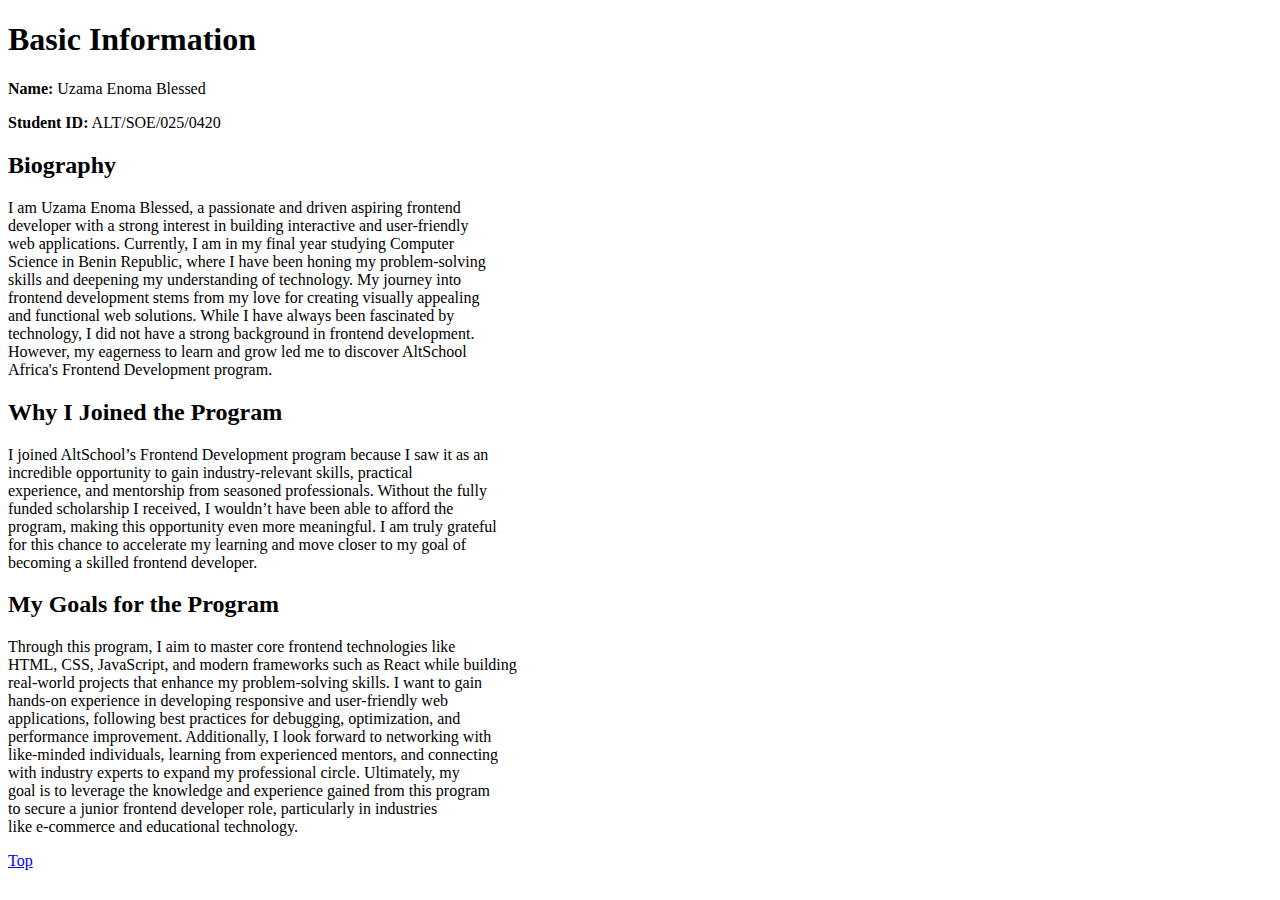
<file: assignment1/index.html>
<!DOCTYPE html>
<html lang="en">
  <head>
    <meta charset="UTF-8" />
    <meta name="viewport" content="width=device-width, initial-scale=1.0" />
    <title>Assignment1</title>
  </head>
  <body>
    <h1 id="top">Basic Information</h1>
    <p><b>Name:</b> Uzama Enoma Blessed</p>
    <p><b>Student ID:</b> ALT/SOE/025/0420</p>
    <h2>Biography</h2>
    <p>
      I am Uzama Enoma Blessed, a passionate and driven aspiring frontend <br />
      developer with a strong interest in building interactive and user-friendly <br />
      web applications. Currently, I am in my final year studying Computer <br />
      Science in Benin Republic, where I have been honing my problem-solving <br />
      skills and deepening my understanding of technology. My journey into <br />
      frontend development stems from my love for creating visually appealing <br />
      and functional web solutions. While I have always been fascinated by <br />
      technology, I did not have a strong background in frontend development. <br />
      However, my eagerness to learn and grow led me to discover AltSchool <br />
      Africa's Frontend Development program.
    </p>
    <h2>Why I Joined the Program</h2>
    <p>
      I joined AltSchool’s Frontend Development program because I saw it as an <br />
      incredible opportunity to gain industry-relevant skills, practical <br />
      experience, and mentorship from seasoned professionals. Without the fully <br />
      funded scholarship I received, I wouldn’t have been able to afford the <br />
      program, making this opportunity even more meaningful. I am truly grateful <br />
      for this chance to accelerate my learning and move closer to my goal of <br />
      becoming a skilled frontend developer.
    </p>
    <h2>My Goals for the Program</h2>
    <p>
      Through this program, I aim to master core frontend technologies like <br />
      HTML, CSS, JavaScript, and modern frameworks such as React while building <br />
      real-world projects that enhance my problem-solving skills. I want to gain <br />
      hands-on experience in developing responsive and user-friendly web <br />
      applications, following best practices for debugging, optimization, and <br />
      performance improvement. Additionally, I look forward to networking with <br />
      like-minded individuals, learning from experienced mentors, and connecting <br />
      with industry experts to expand my professional circle. Ultimately, my <br />
      goal is to leverage the knowledge and experience gained from this program <br />
      to secure a junior frontend developer role, particularly in industries <br />
      like e-commerce and educational technology.
    </p>
    <a href="#top">Top</a>
  </body>
</html>
</file>
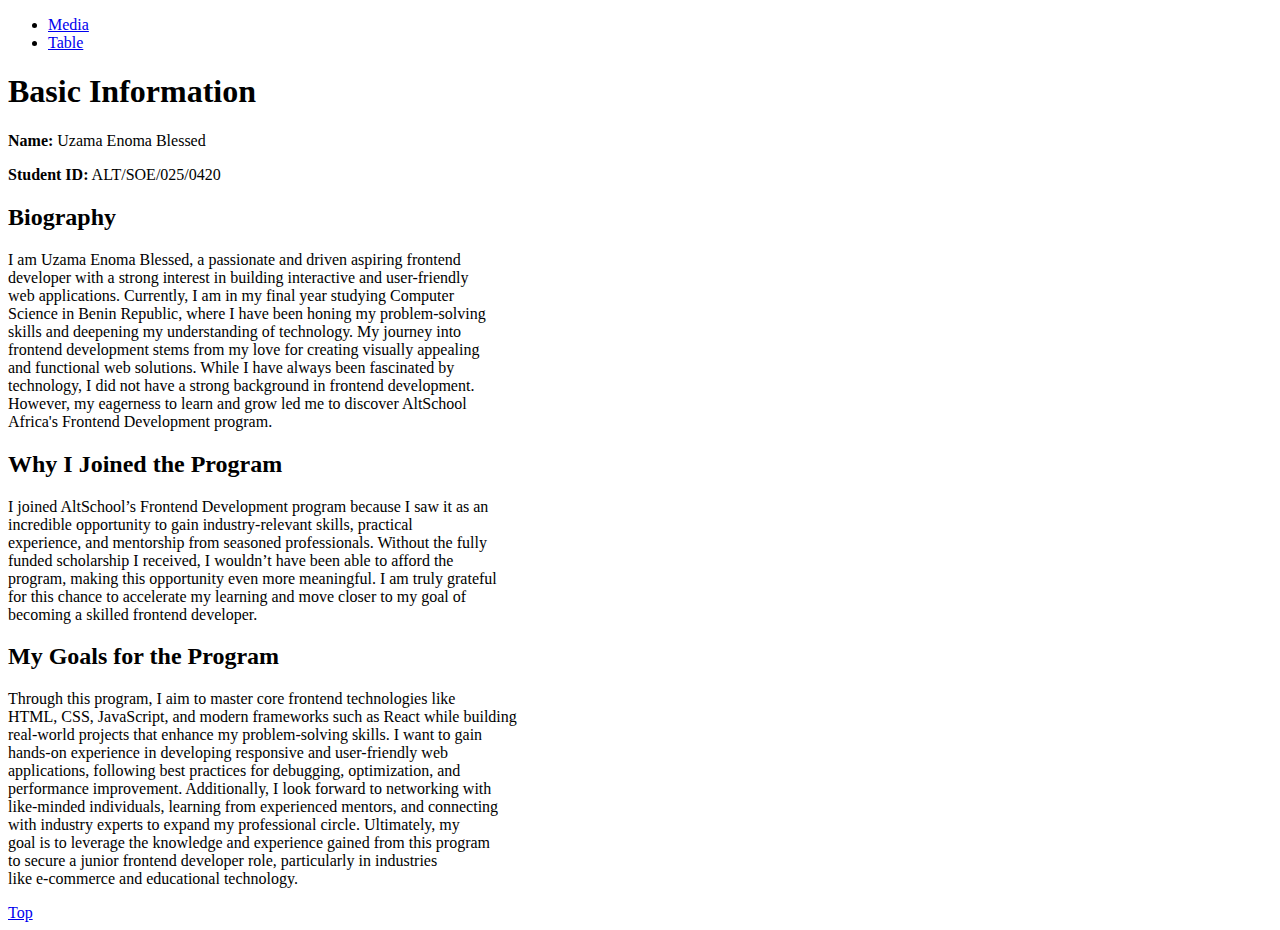
<file: assignment2/index.html>
<!DOCTYPE html>
<html lang="en">
  <head>
    <meta charset="UTF-8" />
    <meta name="viewport" content="width=device-width, initial-scale=1.0" />
    <title>Assignment1</title>
  </head>
  <body>
    <header>
      <nav>
        <ul>
          <li><a href="./media.html">Media</a></li>
          <li><a href="./table.html">Table</a></li>
        </ul>
      </nav>
    </header>
    <h1 id="top">Basic Information</h1>
    <p><b>Name:</b> Uzama Enoma Blessed</p>
    <p><b>Student ID:</b> ALT/SOE/025/0420</p>
    <h2>Biography</h2>
    <p>
      I am Uzama Enoma Blessed, a passionate and driven aspiring frontend <br />
      developer with a strong interest in building interactive and user-friendly
      <br />
      web applications. Currently, I am in my final year studying Computer
      <br />
      Science in Benin Republic, where I have been honing my problem-solving
      <br />
      skills and deepening my understanding of technology. My journey into
      <br />
      frontend development stems from my love for creating visually appealing
      <br />
      and functional web solutions. While I have always been fascinated by
      <br />
      technology, I did not have a strong background in frontend development.
      <br />
      However, my eagerness to learn and grow led me to discover AltSchool
      <br />
      Africa's Frontend Development program.
    </p>
    <h2>Why I Joined the Program</h2>
    <p>
      I joined AltSchool’s Frontend Development program because I saw it as an
      <br />
      incredible opportunity to gain industry-relevant skills, practical <br />
      experience, and mentorship from seasoned professionals. Without the fully
      <br />
      funded scholarship I received, I wouldn’t have been able to afford the
      <br />
      program, making this opportunity even more meaningful. I am truly grateful
      <br />
      for this chance to accelerate my learning and move closer to my goal of
      <br />
      becoming a skilled frontend developer.
    </p>
    <h2>My Goals for the Program</h2>
    <p>
      Through this program, I aim to master core frontend technologies like
      <br />
      HTML, CSS, JavaScript, and modern frameworks such as React while building
      <br />
      real-world projects that enhance my problem-solving skills. I want to gain
      <br />
      hands-on experience in developing responsive and user-friendly web <br />
      applications, following best practices for debugging, optimization, and
      <br />
      performance improvement. Additionally, I look forward to networking with
      <br />
      like-minded individuals, learning from experienced mentors, and connecting
      <br />
      with industry experts to expand my professional circle. Ultimately, my
      <br />
      goal is to leverage the knowledge and experience gained from this program
      <br />
      to secure a junior frontend developer role, particularly in industries
      <br />
      like e-commerce and educational technology.
    </p>
    <a href="#top">Top</a>
  </body>
</html>
</file>
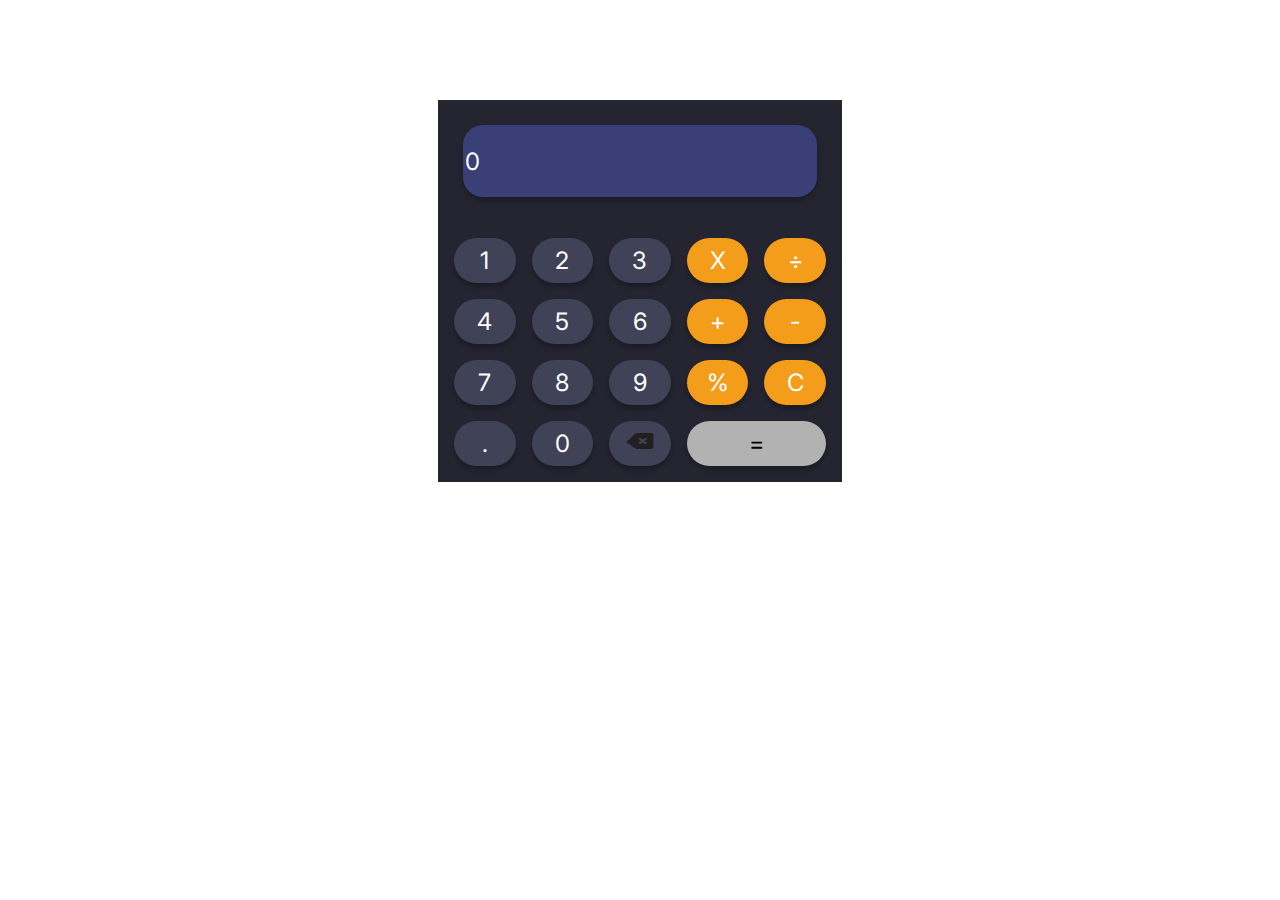
<file: First_Semester_Assessment/index.html>
<!DOCTYPE html>
<html lang="en">
  <head>
    <meta charset="UTF-8" />
    <meta name="viewport" content="width=device-width, initial-scale=1.0" />
    <link rel="stylesheet" href="style.css" />
    <script defer src="script.js"></script>
    <title>Calculator</title>
    <link rel="preconnect" href="https://fonts.googleapis.com" />
    <link rel="preconnect" href="https://fonts.gstatic.com" crossorigin />
    <link
      href="https://fonts.googleapis.com/css2?family=Inter:ital,opsz,wght@0,14..32,100..900;1,14..32,100..900&family=Source+Code+Pro:ital,wght@0,200..900;1,200..900&display=swap"
      rel="stylesheet"
    />
  </head>
  <body>
    <div class="body">
      <div class="Calculator">
        <input type="number" class="display" value="0" id="display" disabled />
        <div class="container">
          <button>1</button>
          <button>2</button>
          <button>3</button>
          <button class="operator">X</button>
          <button class="operator">÷</button>

          <button>4</button>
          <button>5</button>
          <button>6</button>
          <button class="operator">+</button>
          <button class="operator">-</button>

          <button>7</button>
          <button>8</button>
          <button>9</button>
          <button class="operator">%</button>
          <button class="operator">C</button>

          <button>.</button>
          <button>0</button>
          <button class="backspace"><img src="./images/backspace.png" alt="backspace" /></button>
          <button class="operator" id="equal">=</button>
        </div>
      </div>
    </div>
  </body>
</html>
</file>
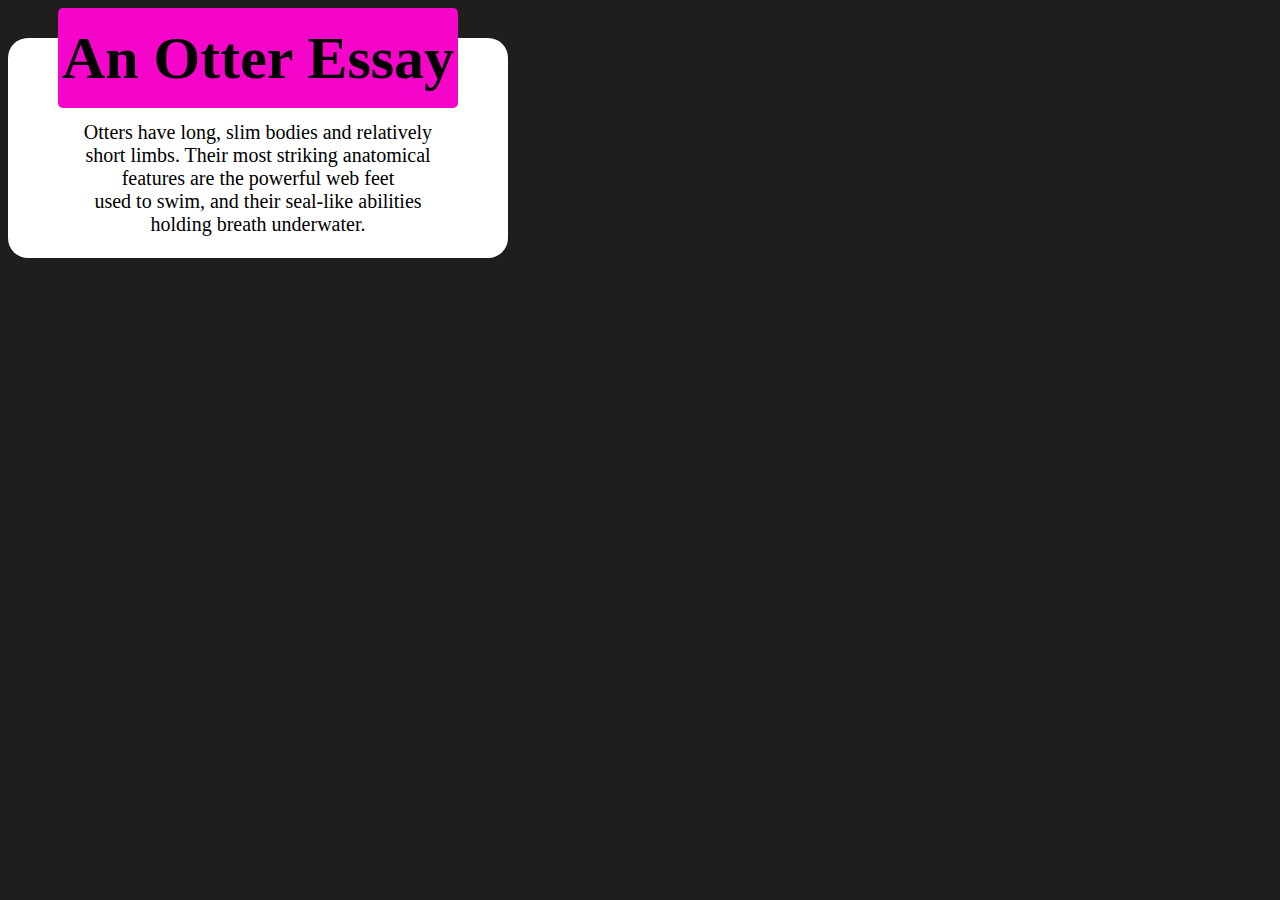
<file: CSS/assignment1/index.html>
<!DOCTYPE html>
<html lang="en">
  <head>
    <meta charset="UTF-8" />
    <meta name="viewport" content="width=device-width, initial-scale=1.0" />
    <link rel="stylesheet" href="style.css" />
    <title>Otter Essay</title>
  </head>
  <body>
    <section class="header">
      <h1>An Otter Essay</h1>
    </section>
    <section class="paragraph">
      <p>
        Otters have long, slim bodies and relatively <br />
        short limbs. Their most striking anatomical <br />
        features are the powerful web feet <br />
        used to swim, and their seal-like abilities <br />
        holding breath underwater.
      </p>
    </section>
  </body>
</html>
</file>
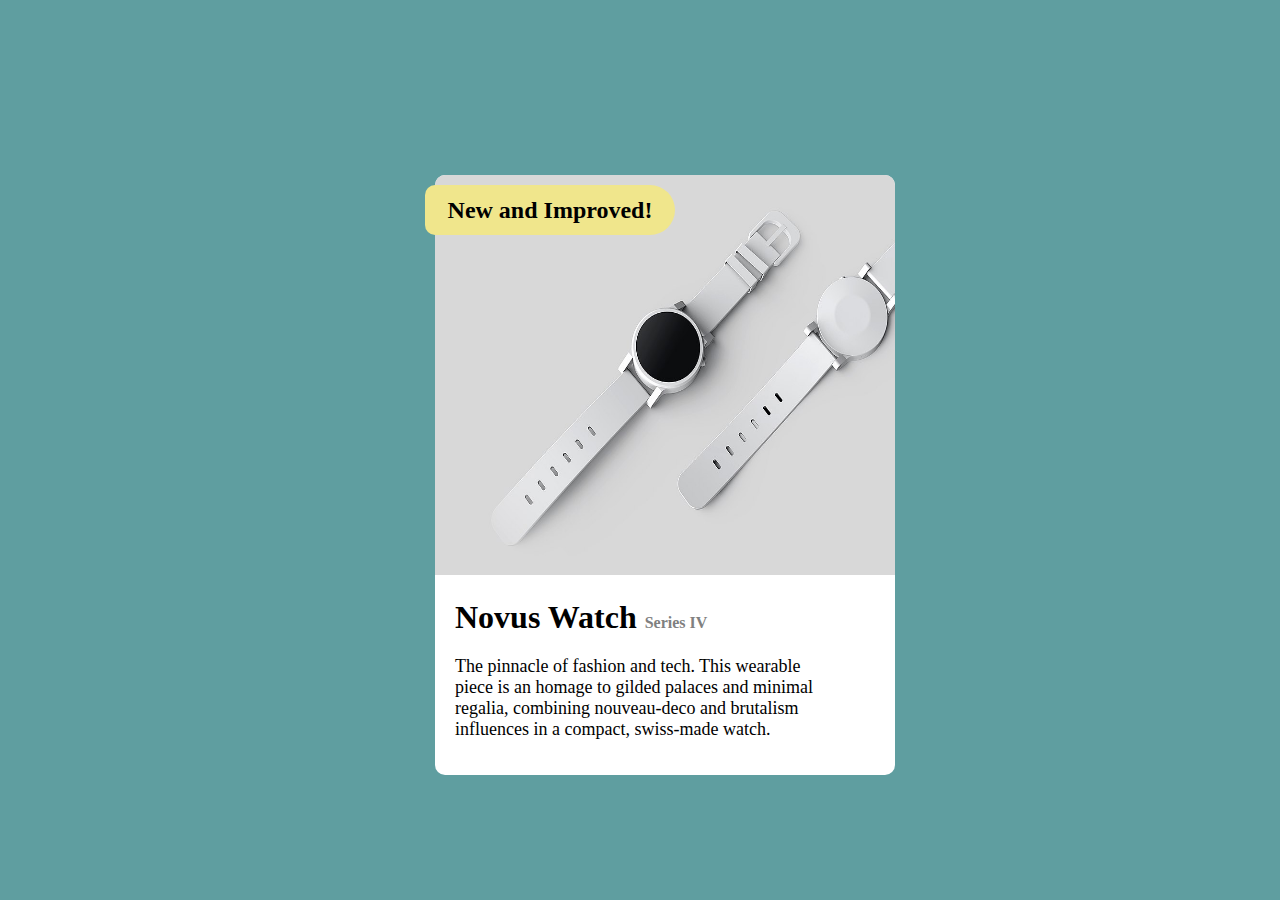
<file: CSS/assignment3/index.html>
<!DOCTYPE html>
<html lang="en">
  <head>
    <meta charset="UTF-8" />
    <meta name="viewport" content="width=device-width, initial-scale=1.0" />
    <link rel="stylesheet" href="style.css" />
    <title>Novus Watch</title>
  </head>
  <body>
    <section class="section1">
      <h2>New and Improved!</h2>
    </section>
    <section class="section2">
      <img src="./assets/960px-Android_white_watch.jpg" alt="smartwatch" />
      <h1>Novus Watch <span>Series IV</span></h1>
      <p>
        The pinnacle of fashion and tech. This wearable <br />
        piece is an homage to gilded palaces and minimal <br />
        regalia, combining nouveau-deco and brutalism <br />
        influences in a compact, swiss-made watch.
      </p>
    </section>
  </body>
</html>
</file>
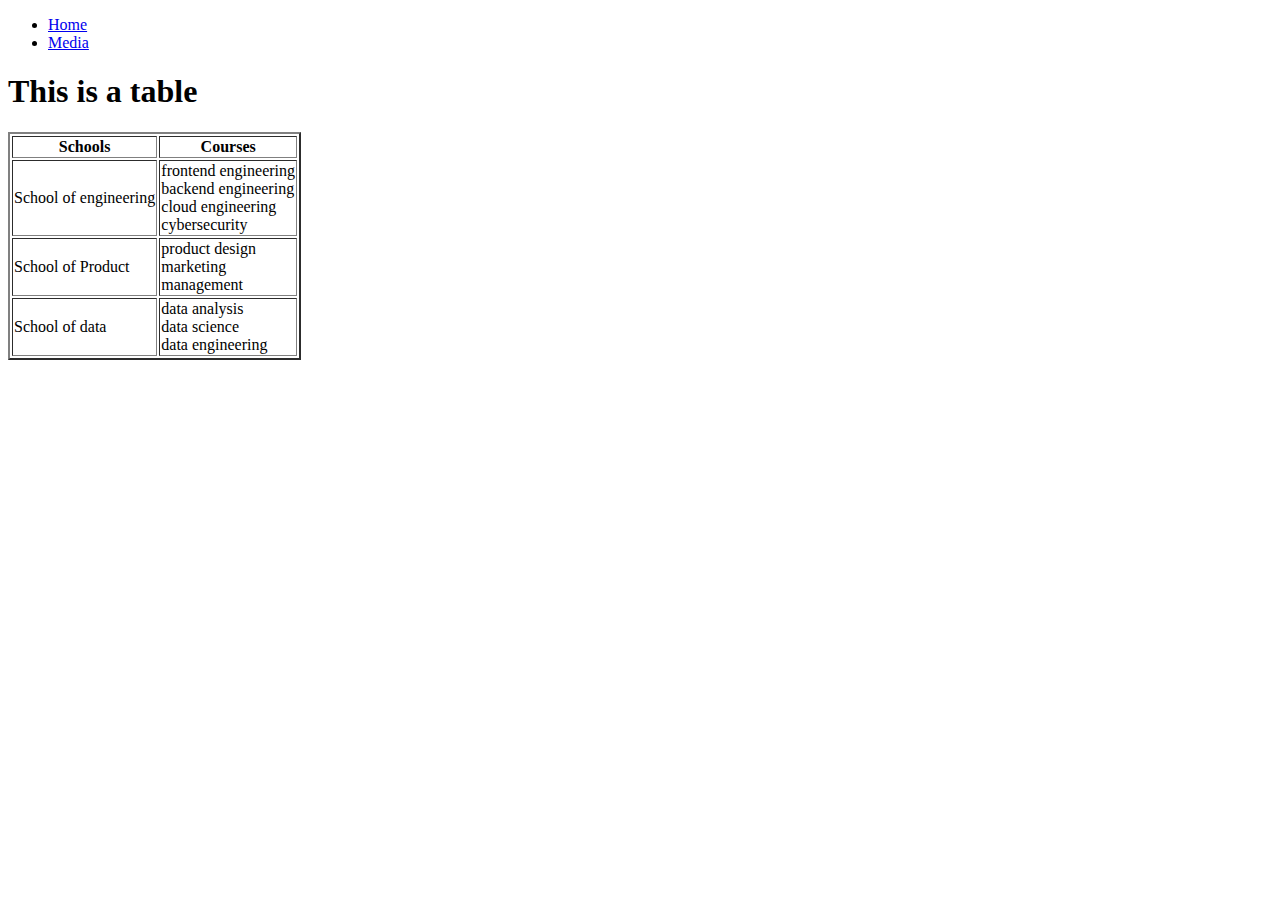
<file: assignment2/table.html>
<!DOCTYPE html>
<html lang="en">
<head>
    <meta charset="UTF-8">
    <meta name="viewport" content="width=device-width, initial-scale=1.0">
    <title>Table</title>
</head>
<body>
    <header>
      <nav>
        <ul>
            <li><a href="./index.html">Home</a></li>
          <li><a href="./media.html">Media</a></li>
        </ul>
      </nav>
    </header>
    <h1>This is a table</h1>
    <table border="2">
        <tr>
        <th>Schools</th>
        <th>Courses</th>
    </tr>
    <tr>
        <td>School of engineering</td>
        <td>frontend engineering <br>
        backend engineering <br>
        cloud engineering <br>
        cybersecurity</td>
    </tr>
    <tr>
        <td>School of Product</td>
        <td>
            product design <br>
            marketing <br>
            management
        </td>
    </tr>
    <tr>
        <td>School of data</td>
        <td>
            data analysis <br>
            data science <br>
            data engineering
        </td>
    </tr>
    </table>
</body>
</html>
</file>
<file: First_Semester_Assessment/style.css>
* {
    font-family: 'Inter', sans-serif;
    font-weight: 400;
    font-size: 24px;
  }
body {
    display: flex;
    justify-content: center;
    border: none;
    margin-top: 100px;
}
.body {
    background-color: #242530;
}
img {
    width: 32px;
    height: 24px;
}
.display {
    height: 70px;
    width: 350px;
    border-radius: 20px;
    background-color: #3A3F77;
    margin: 25px;
    border: none;
    box-shadow: 0px 4px 4px #00000040;
    color: white;
}
.container {
    display: grid;
    grid-template-columns: repeat(5, 1fr);
    gap: 16px;
    padding: 16px
}
button {
    background-color: #404258;
    color: white;
    height: 45px;
    border-radius: 35px;
    box-shadow: 0px 4px 4px #00000040;
    border: none;
}
.operator {
    background-color: #F49D1A;
    color: white;
}
#equal {
    background-color: #B2B2B2;
    color: black;
    grid-column: 4/span 2;
}
</file>
<file: CSS/assignment1/style.css>
body {
  background-color: rgb(32, 29, 29);
}
.header {
  background-color: #f504c9;
  border-radius: 5px;
  font-size: 30px;
  width: 400px;
  height: 100px;
  align-content: center;
  margin-bottom: -70px;
  position: relative;
  z-index: 2;
  margin-left: 50px;
}
h1 {
  margin: 0%;
  text-align: center;
}
.paragraph {
  background-color: white;
  border-radius: 20px;
  font-size: 20px;
  font-weight:light;
  width: 500px;
  height: 200px;
  align-content: center;
  position: relative;
  z-index: 1;
  padding-top: 20px;
}
p {
  margin: 0%;
  text-align: center;
  margin-top: 40px;
}
</file>
<file: CSS/assignment3/style.css>
* {
  margin: 0;
  padding: 0;
}
body {
  background-color: cadetblue;
  display: flex;
  justify-content: center;
  align-items: center;
  min-height: 100vh;
  flex-direction: column;
}
.section1 {
  background-color:khaki;
  width: 250px;
  height: 50px;
  text-align: center;
  align-content: center;
  position: relative;
  z-index: 2;
  transform: translateY(60px);
  border-top-right-radius: 25px;
  border-bottom-right-radius: 25px;
  border-bottom-left-radius: 10px;
  border-top-left-radius: 10px;
  margin-right: 180px;
  box-shadow: 10px;
}
img {
  height: 400px;
  width: 460px;
  border-top-left-radius: 10px;
  border-top-right-radius: 10px;
}
.section2 {
  margin-left: 50px;
  position: relative;
  z-index: 1;
  background-color: white;
  width: 460px;
  border-radius: 10px;
  box-shadow: 10px;
}
.section2 h1 {
  padding-top: 20px;
  padding-left: 20px;
  font-weight: 600;
}
.section2 h1 span {
  font-size: medium;
  color: grey;
}
.section2 p {
  font-size: large;
  font-weight: 400;
  padding-left: 20px;
  padding-top: 20px;
  padding-bottom: 35px;
}
</file>
